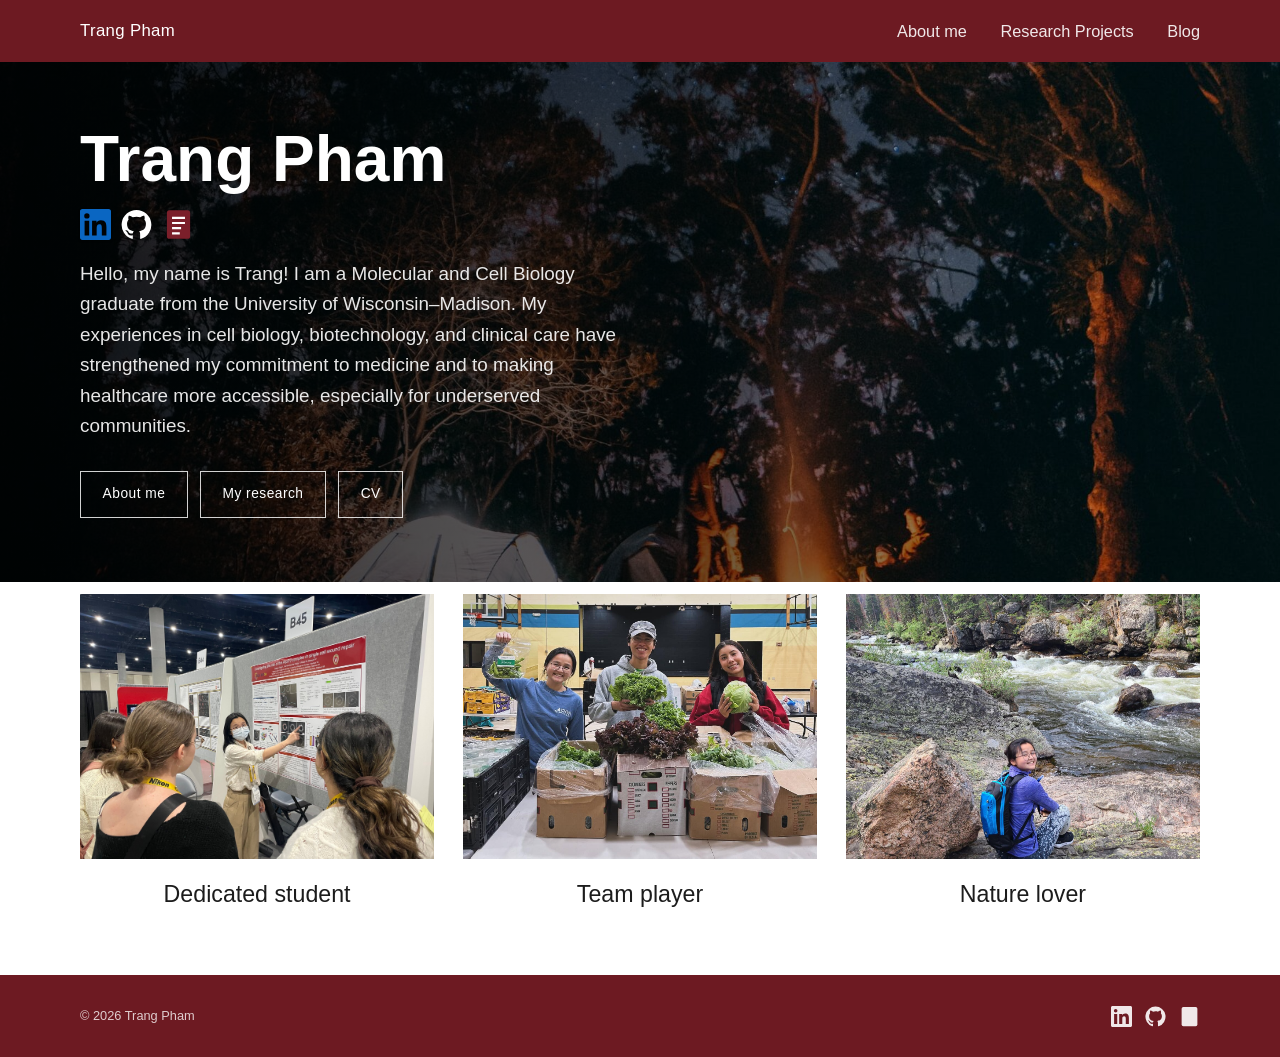
<file: index.html>
<!doctype html><html lang="en"><head><meta charset="utf-8"><meta name="viewport" content="width=device-width,initial-scale=1"><title>Trang Pham | Molecular and Cell Biology Researcher</title><meta name="description" content="Trang Pham is a University of Wisconsin–Madison Molecular and Cell Biology graduate with experience in cell biology, biotechnology, clinical care, and accessible healthcare."><link rel="canonical" href="https://trang-th-pham.github.io/"><link rel="stylesheet" href="assets/css/styles.css?v=20260906-3"><script src="assets/js/main.js" defer></script></head><body>
<a class="skip-link" href="#main">Skip to content</a><header class="site-header"><nav class="nav shell" aria-label="Primary navigation"><a class="brand" href="./">Trang Pham</a><button class="menu-button" type="button" aria-expanded="false" aria-controls="site-menu">Menu</button><ul class="site-menu" id="site-menu"><li><a href="about/">About me</a></li><li class="has-submenu"><a href="research/">Research Projects</a><button class="submenu-button" type="button" aria-label="Show research projects" aria-expanded="false">⌄</button><ul class="submenu"><li><a href="research/wound-healing/">Wound Healing</a></li><li><a href="research/nanovial-technology/">Nanovial Technology</a></li><li><a href="research/hypertension/">Hypertension Treatments</a></li></ul></li><li><a href="blog/">Blog</a></li></ul></nav></header>
<main id="main"><section class="home-hero trang-hero"><div class="hero-overlay"></div><div class="hero-content shell"><h1>Trang Pham</h1><div class="hero-socials"><a href="https://www.linkedin.com/in/trangthpham/" aria-label="LinkedIn" title="LinkedIn"><img src="assets/icons/linkedin.svg" alt=""></a><a href="https://github.com/ttpham2002" aria-label="GitHub" title="GitHub"><img src="assets/icons/github.svg" alt=""></a><a href="assets/docs/Trang_Pham_CV_October_2026.pdf" aria-label="CV" title="CV"><img src="assets/icons/cv.svg" alt=""></a></div><p class="hero-bio">Hello, my name is Trang! I am a Molecular and Cell Biology graduate from the University of Wisconsin–Madison. My experiences in cell biology, biotechnology, and clinical care have strengthened my commitment to medicine and to making healthcare more accessible, especially for underserved communities.</p><div class="button-row"><a class="button light" href="about/">About me</a><a class="button light" href="research/">My research</a><a class="button light" href="assets/docs/Trang_Pham_CV_October_2026.pdf">CV</a></div></div></section><section class="home-cards shell" aria-label="Highlights"><article class="home-card"><img src="assets/images/trang/home-student.jpg" alt="Trang presenting her wound-healing research at ASCB"><h2>Dedicated student</h2></article><article class="home-card"><img src="assets/images/trang/home-team.jpeg" alt="Trang volunteering with a community food pantry team"><h2>Team player</h2></article><article class="home-card"><img src="assets/images/trang/home-nature.jpg" alt="Trang hiking beside a mountain river"><h2>Nature lover</h2></article></section></main>
<footer><div class="shell footer-inner"><span>© <span data-year></span> Trang Pham</span><div class="footer-socials"><a href="https://www.linkedin.com/in/trangthpham/" aria-label="LinkedIn" title="LinkedIn"><img src="assets/icons/linkedin.svg" alt=""></a><a href="https://github.com/ttpham2002" aria-label="GitHub" title="GitHub"><img src="assets/icons/github.svg" alt=""></a><a href="assets/docs/Trang_Pham_CV_October_2026.pdf" aria-label="CV" title="CV"><img src="assets/icons/cv.svg" alt=""></a></div></div></footer></body></html>
</file>
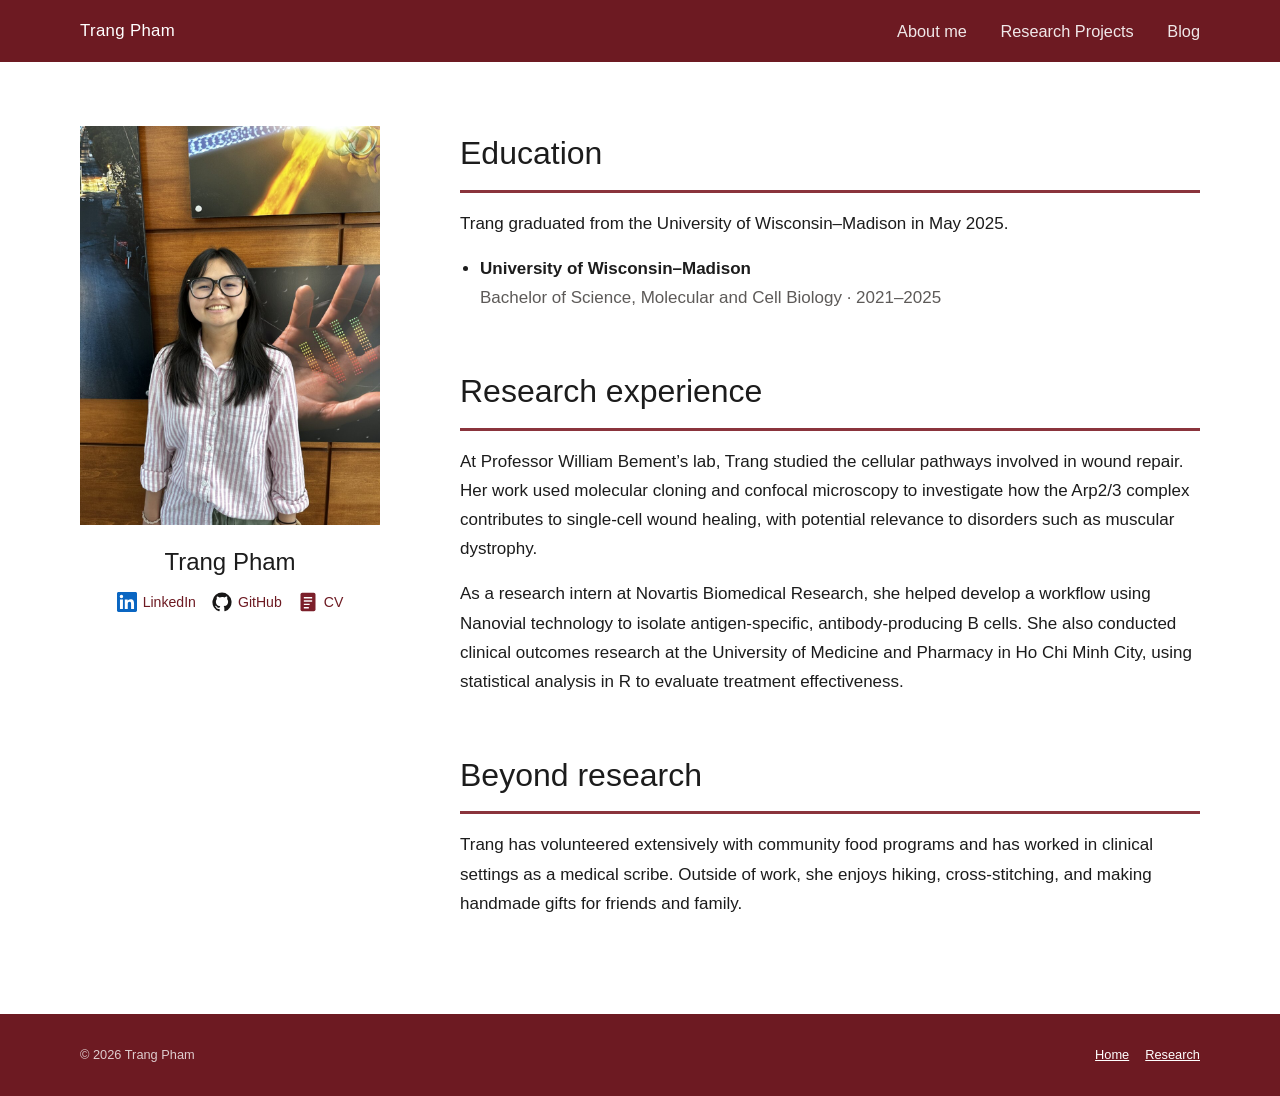
<file: about/index.html>
<!doctype html><html lang="en"><head><meta charset="utf-8"><meta name="viewport" content="width=device-width,initial-scale=1"><title>About Trang Pham | Molecular and Cell Biology</title><meta name="description" content="Learn about Trang Pham, a UW–Madison Molecular and Cell Biology graduate with experience in cell biology, biotechnology, clinical care, and community service."><link rel="canonical" href="https://trang-th-pham.github.io/about/"><link rel="stylesheet" href="../assets/css/styles.css?v=20260906-2"><script src="../assets/js/main.js" defer></script></head><body>
<a class="skip-link" href="#main">Skip to content</a><header class="site-header"><nav class="nav shell" aria-label="Primary navigation"><a class="brand" href="../">Trang Pham</a><button class="menu-button" type="button" aria-expanded="false" aria-controls="site-menu">Menu</button><ul class="site-menu" id="site-menu"><li><a href="./" aria-current="page">About me</a></li><li class="has-submenu"><a href="../research/">Research Projects</a><button class="submenu-button" type="button" aria-label="Show research projects" aria-expanded="false">⌄</button><ul class="submenu"><li><a href="../research/wound-healing/">Wound Healing</a></li><li><a href="../research/nanovial-technology/">Nanovial Technology</a></li><li><a href="../research/hypertension/">Hypertension Treatments</a></li></ul></li><li><a href="../blog/">Blog</a></li></ul></nav></header>
<main id="main"><section class="section shell about-layout"><aside class="profile-panel"><img src="../assets/images/trang/profile.jpg" alt="Portrait of Trang Pham"><h2>Trang Pham</h2><div class="profile-links"><a href="https://www.linkedin.com/in/trangthpham/"><img src="../assets/icons/linkedin.svg" alt="">LinkedIn</a><a href="https://github.com/ttpham2002"><img src="../assets/icons/github.svg" alt="">GitHub</a><a href="../assets/docs/Trang_Pham_CV_October_2026.pdf"><img src="../assets/icons/cv.svg" alt="">CV</a></div></aside><div><section class="content-block"><h2>Education</h2><p>Trang graduated from the University of Wisconsin–Madison in May 2025.</p><ul class="education-list"><li><strong>University of Wisconsin–Madison</strong><br><span class="muted">Bachelor of Science, Molecular and Cell Biology · 2021–2025</span></li></ul></section><section class="content-block"><h2>Research experience</h2><p>At Professor William Bement’s lab, Trang studied the cellular pathways involved in wound repair. Her work used molecular cloning and confocal microscopy to investigate how the Arp2/3 complex contributes to single-cell wound healing, with potential relevance to disorders such as muscular dystrophy.</p><p>As a research intern at Novartis Biomedical Research, she helped develop a workflow using Nanovial technology to isolate antigen-specific, antibody-producing B cells. She also conducted clinical outcomes research at the University of Medicine and Pharmacy in Ho Chi Minh City, using statistical analysis in R to evaluate treatment effectiveness.</p></section><section class="content-block"><h2>Beyond research</h2><p>Trang has volunteered extensively with community food programs and has worked in clinical settings as a medical scribe. Outside of work, she enjoys hiking, cross-stitching, and making handmade gifts for friends and family.</p></section></div></section></main>
<footer><div class="shell footer-inner"><span>© <span data-year></span> Trang Pham</span><div><a href="../">Home</a><a href="../research/">Research</a></div></div></footer></body></html>
</file>
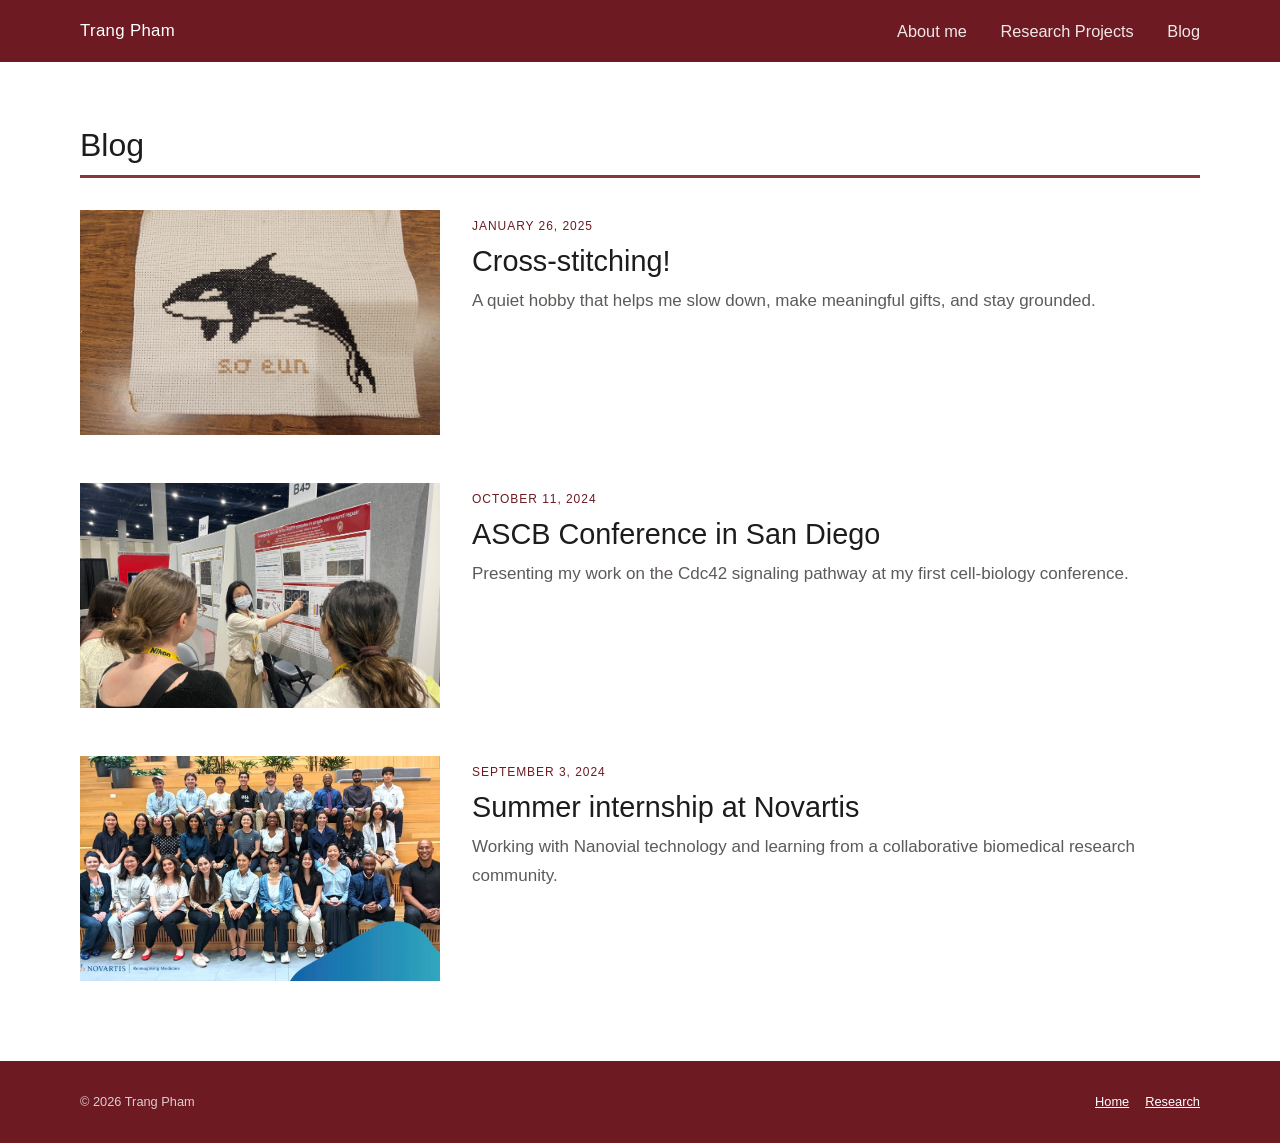
<file: blog/index.html>
<!doctype html><html lang="en"><head><meta charset="utf-8"><meta name="viewport" content="width=device-width,initial-scale=1"><title>Blog | Research and Life | Trang Pham</title><meta name="description" content="Updates from Trang Pham about cell biology research, the ASCB conference, a Novartis internship, and life beyond the laboratory."><link rel="canonical" href="https://trang-th-pham.github.io/blog/"><link rel="stylesheet" href="../assets/css/styles.css?v=20260906-2"><script src="../assets/js/main.js" defer></script></head><body>
<a class="skip-link" href="#main">Skip to content</a><header class="site-header"><nav class="nav shell"><a class="brand" href="../">Trang Pham</a><button class="menu-button" type="button" aria-expanded="false" aria-controls="site-menu">Menu</button><ul class="site-menu" id="site-menu"><li><a href="../about/">About me</a></li><li><a href="../research/">Research Projects</a></li><li><a href="./" aria-current="page">Blog</a></li></ul></nav></header>
<main id="main"><section class="section shell"><h1 class="section-title">Blog</h1><div class="blog-list"><a class="post-card" href="cross-stitching/"><img src="../assets/images/trang/blog-cross-stitch.jpg" alt="A cross-stitch piece made by Trang"><div><time datetime="2025-01-26">January 26, 2025</time><h2>Cross-stitching!</h2><p>A quiet hobby that helps me slow down, make meaningful gifts, and stay grounded.</p></div></a><a class="post-card" href="ascb-2024/"><img src="../assets/images/trang/home-student.jpg" alt="Trang presenting her research poster at ASCB"><div><time datetime="2024-10-11">October 11, 2024</time><h2>ASCB Conference in San Diego</h2><p>Presenting my work on the Cdc42 signaling pathway at my first cell-biology conference.</p></div></a><a class="post-card" href="novartis-internship/"><img src="../assets/images/trang/blog-novartis.jpg" alt="Trang with fellow Novartis interns"><div><time datetime="2024-09-03">September 3, 2024</time><h2>Summer internship at Novartis</h2><p>Working with Nanovial technology and learning from a collaborative biomedical research community.</p></div></a></div></section></main><footer><div class="shell footer-inner"><span>© <span data-year></span> Trang Pham</span><div><a href="../">Home</a><a href="../research/">Research</a></div></div></footer></body></html>
</file>
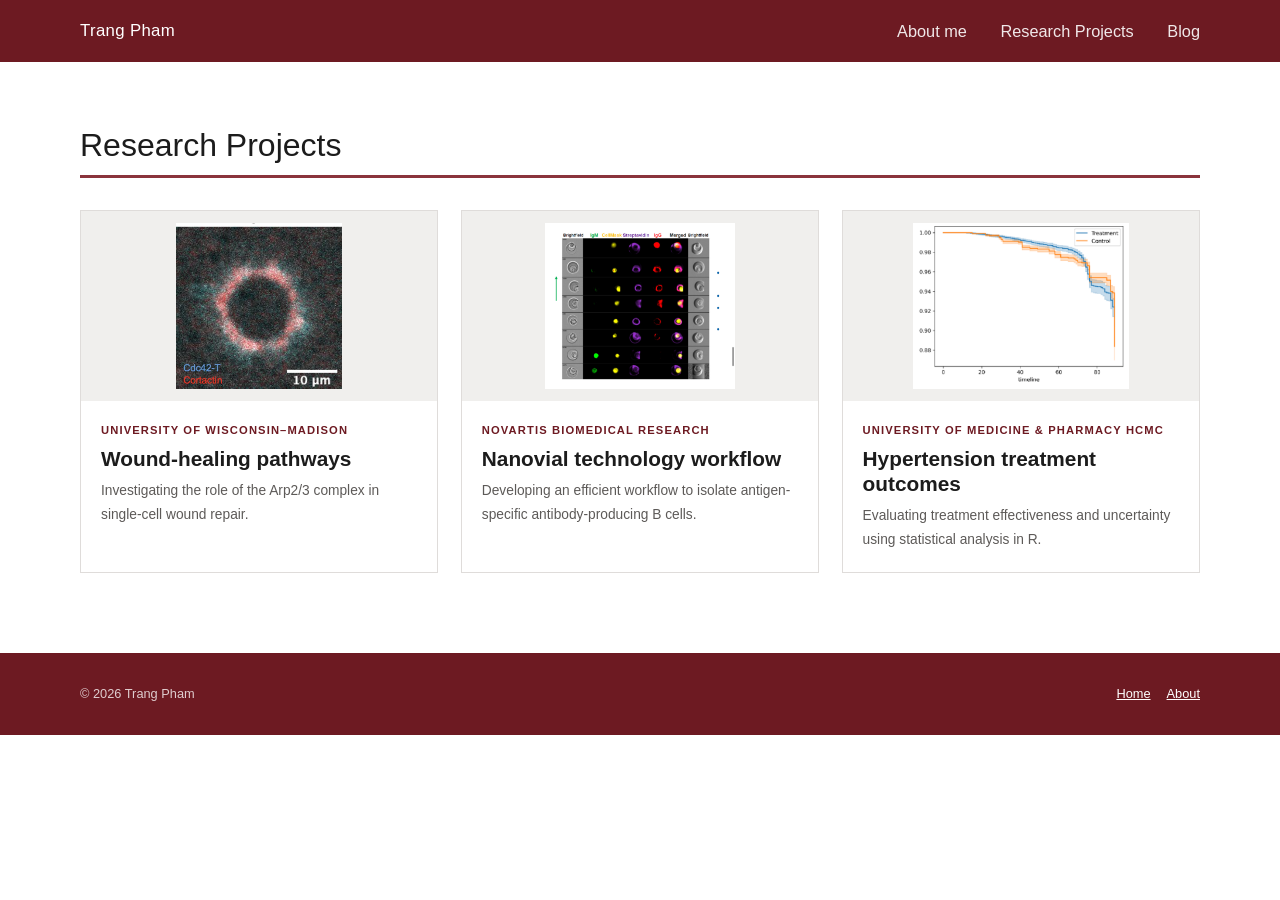
<file: research/index.html>
<!doctype html><html lang="en"><head><meta charset="utf-8"><meta name="viewport" content="width=device-width,initial-scale=1"><title>Cell Biology Research Projects | Trang Pham</title><meta name="description" content="Explore Trang Pham’s research in single-cell wound healing, Arp2/3 signaling, Nanovial technology, B-cell biology, and hypertension treatment outcomes."><link rel="canonical" href="https://trang-th-pham.github.io/research/"><link rel="stylesheet" href="../assets/css/styles.css?v=20260906-2"><script src="../assets/js/main.js" defer></script></head><body>
<a class="skip-link" href="#main">Skip to content</a><header class="site-header"><nav class="nav shell" aria-label="Primary navigation"><a class="brand" href="../">Trang Pham</a><button class="menu-button" type="button" aria-expanded="false" aria-controls="site-menu">Menu</button><ul class="site-menu" id="site-menu"><li><a href="../about/">About me</a></li><li class="has-submenu"><a href="./" aria-current="page">Research Projects</a><button class="submenu-button" type="button" aria-label="Show research projects" aria-expanded="false">⌄</button><ul class="submenu"><li><a href="wound-healing/">Wound Healing</a></li><li><a href="nanovial-technology/">Nanovial Technology</a></li><li><a href="hypertension/">Hypertension Treatments</a></li></ul></li><li><a href="../blog/">Blog</a></li></ul></nav></header>
<main id="main"><section class="section shell"><h1 class="section-title">Research Projects</h1><div class="project-grid"><a class="project-card contain" href="wound-healing/"><img src="../assets/images/trang/wound-card.jpg" alt="Confocal microscopy image of proteins surrounding a single-cell wound"><div class="project-card-copy"><p class="institution">University of Wisconsin–Madison</p><h2>Wound-healing pathways</h2><p>Investigating the role of the Arp2/3 complex in single-cell wound repair.</p></div></a><a class="project-card contain" href="nanovial-technology/"><img src="../assets/images/trang/nanovial-card.jpg" alt="Fluorescence images from a Nanovial workflow"><div class="project-card-copy"><p class="institution">Novartis Biomedical Research</p><h2>Nanovial technology workflow</h2><p>Developing an efficient workflow to isolate antigen-specific antibody-producing B cells.</p></div></a><a class="project-card contain" href="hypertension/"><img src="../assets/images/trang/hypertension-card.png" alt="Kaplan–Meier treatment and control curves"><div class="project-card-copy"><p class="institution">University of Medicine &amp; Pharmacy HCMC</p><h2>Hypertension treatment outcomes</h2><p>Evaluating treatment effectiveness and uncertainty using statistical analysis in R.</p></div></a></div></section></main>
<footer><div class="shell footer-inner"><span>© <span data-year></span> Trang Pham</span><div><a href="../">Home</a><a href="../about/">About</a></div></div></footer></body></html>
</file>
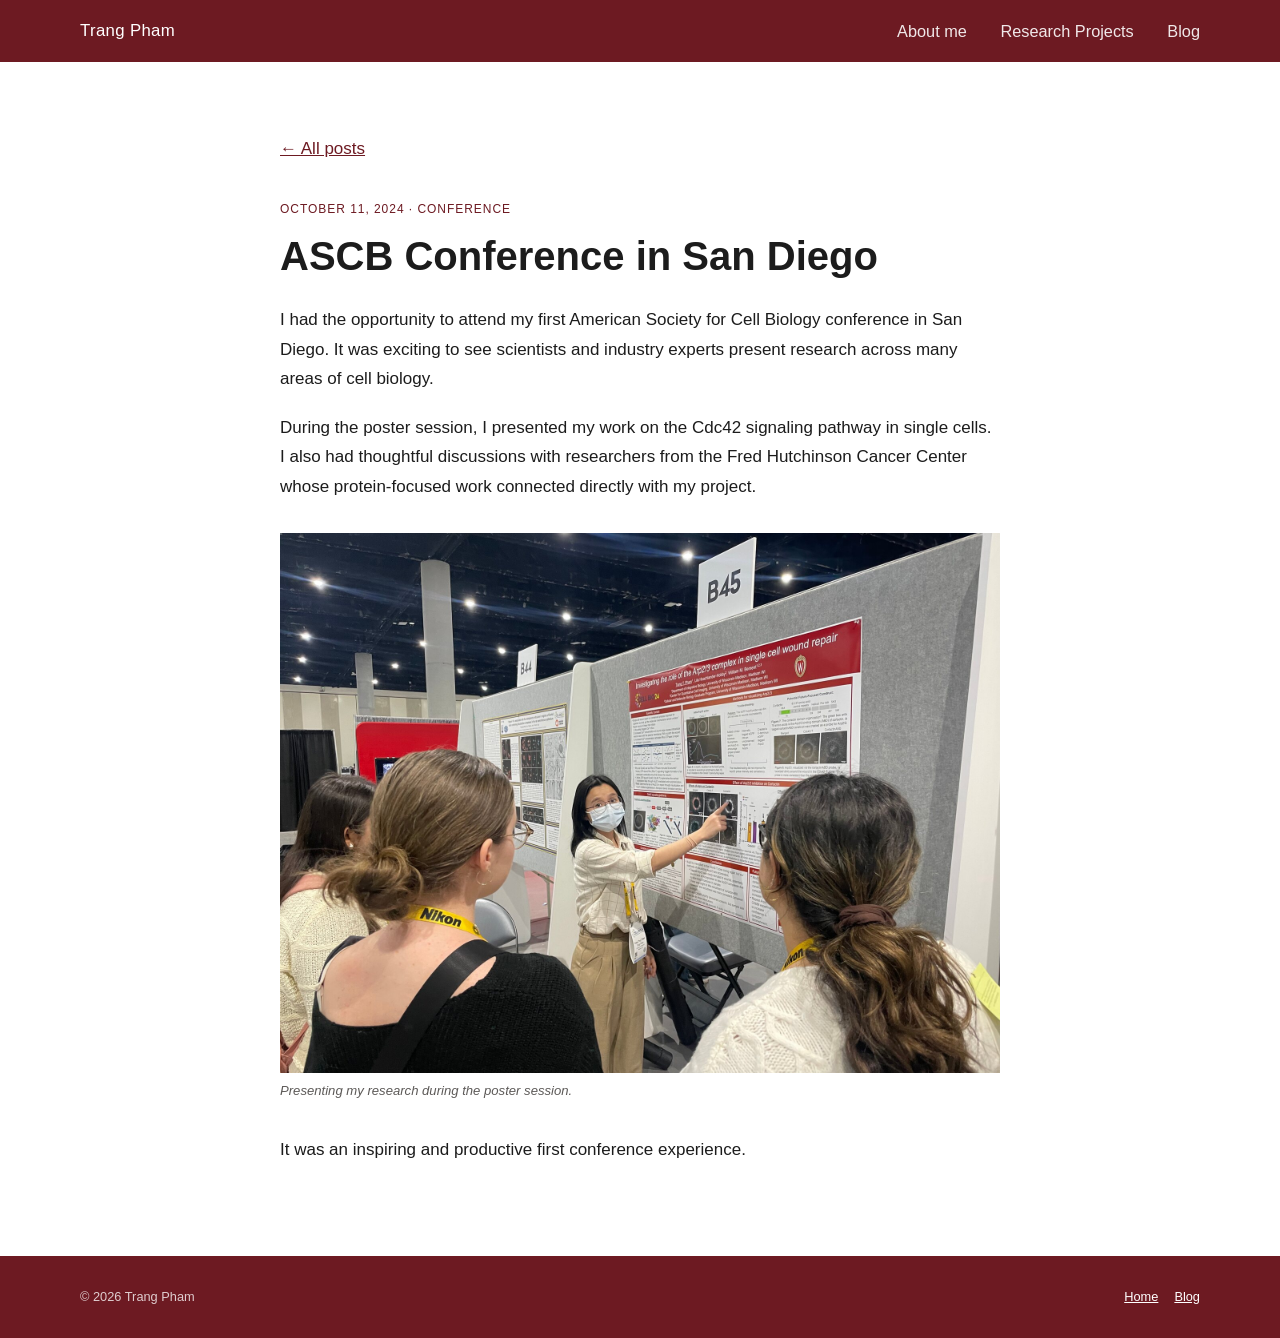
<file: blog/ascb-2024/index.html>
<!doctype html><html lang="en"><head><meta charset="utf-8"><meta name="viewport" content="width=device-width,initial-scale=1"><title>ASCB 2024 Cell Biology Conference | Trang Pham</title><meta name="description" content="Trang Pham reflects on presenting her Cdc42 single-cell wound-healing research at the 2024 American Society for Cell Biology conference in San Diego."><link rel="canonical" href="https://trang-th-pham.github.io/blog/ascb-2024/"><link rel="stylesheet" href="../../assets/css/styles.css?v=20260906-2"><script src="../../assets/js/main.js" defer></script></head><body><header class="site-header"><nav class="nav shell"><a class="brand" href="../../">Trang Pham</a><button class="menu-button" type="button" aria-expanded="false" aria-controls="site-menu">Menu</button><ul class="site-menu" id="site-menu"><li><a href="../../about/">About me</a></li><li><a href="../../research/">Research Projects</a></li><li><a href="../">Blog</a></li></ul></nav></header><main class="post-layout"><a class="back-link" href="../">← All posts</a><p class="post-meta">October 11, 2024 · Conference</p><h1>ASCB Conference in San Diego</h1><article class="post-body"><p>I had the opportunity to attend my first American Society for Cell Biology conference in San Diego. It was exciting to see scientists and industry experts present research across many areas of cell biology.</p><p>During the poster session, I presented my work on the Cdc42 signaling pathway in single cells. I also had thoughtful discussions with researchers from the Fred Hutchinson Cancer Center whose protein-focused work connected directly with my project.</p><figure><img src="../../assets/images/trang/home-student.jpg" alt="Trang presenting her poster at the ASCB conference"><figcaption>Presenting my research during the poster session.</figcaption></figure><p>It was an inspiring and productive first conference experience.</p></article></main><footer><div class="shell footer-inner"><span>© <span data-year></span> Trang Pham</span><div><a href="../../">Home</a><a href="../">Blog</a></div></div></footer></body></html>
</file>
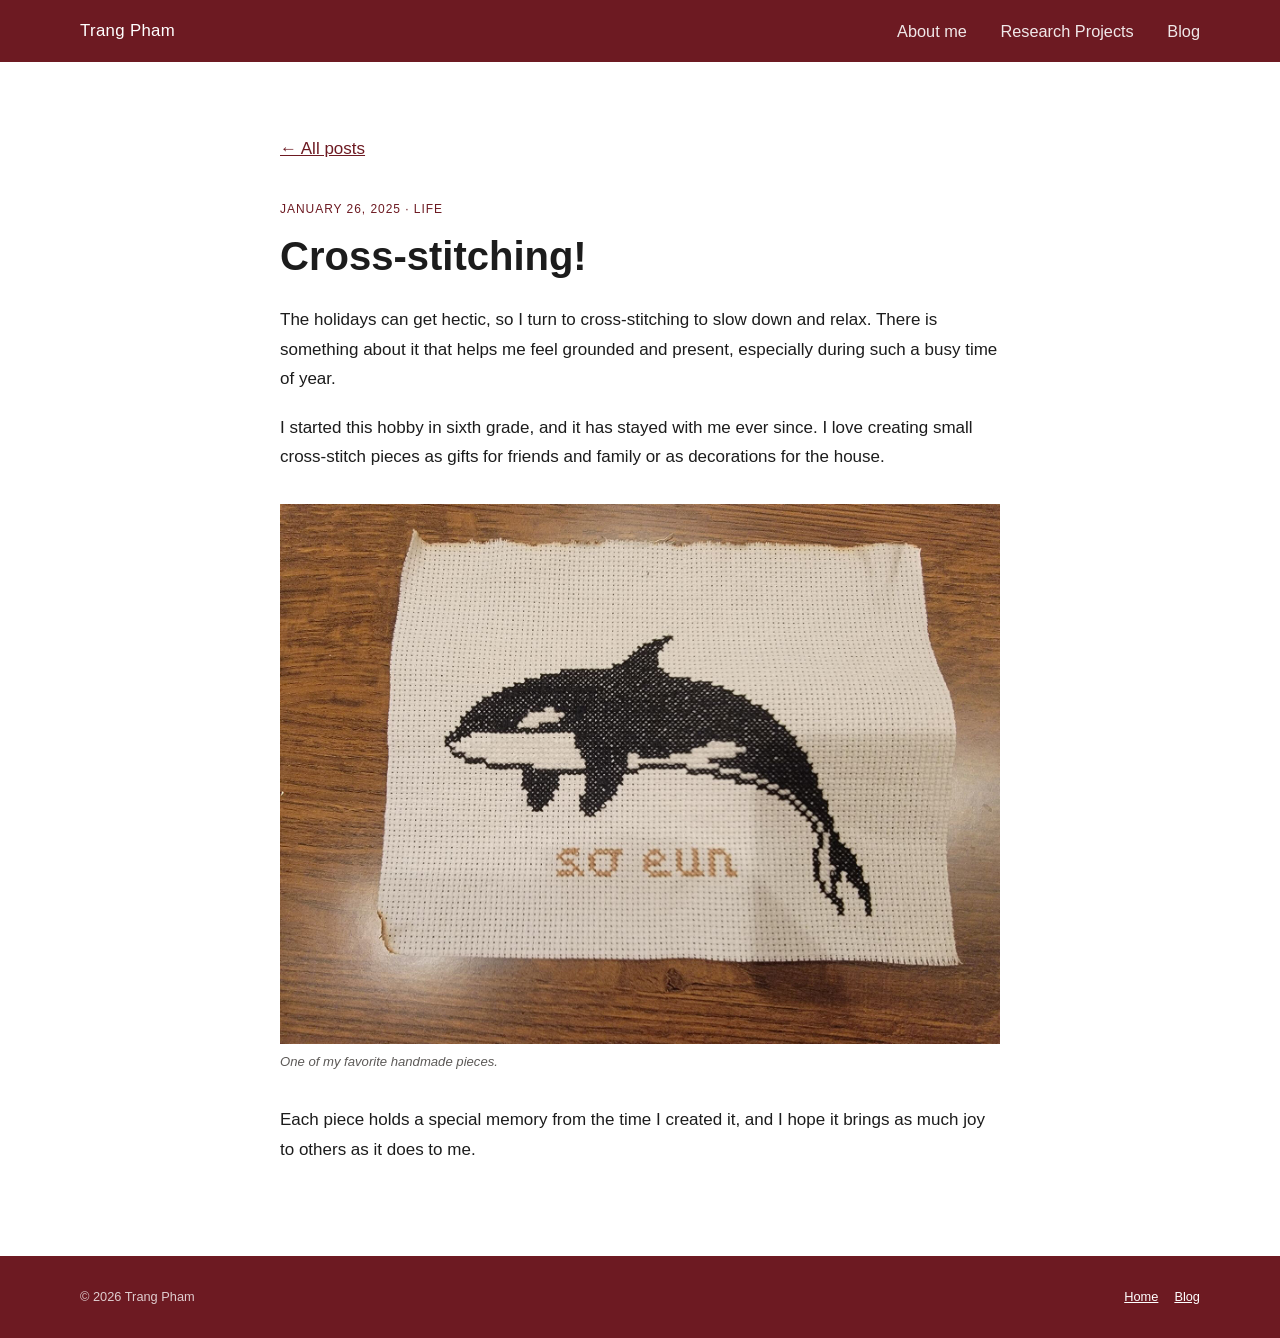
<file: blog/cross-stitching/index.html>
<!doctype html><html lang="en"><head><meta charset="utf-8"><meta name="viewport" content="width=device-width,initial-scale=1"><title>Cross-Stitching and Life Beyond Research | Trang Pham</title><meta name="description" content="Trang Pham shares how cross-stitching provides a creative, grounding hobby and a meaningful way to make handmade gifts for friends and family."><link rel="canonical" href="https://trang-th-pham.github.io/blog/cross-stitching/"><link rel="stylesheet" href="../../assets/css/styles.css?v=20260906-2"><script src="../../assets/js/main.js" defer></script></head><body><header class="site-header"><nav class="nav shell"><a class="brand" href="../../">Trang Pham</a><button class="menu-button" type="button" aria-expanded="false" aria-controls="site-menu">Menu</button><ul class="site-menu" id="site-menu"><li><a href="../../about/">About me</a></li><li><a href="../../research/">Research Projects</a></li><li><a href="../">Blog</a></li></ul></nav></header><main class="post-layout"><a class="back-link" href="../">← All posts</a><p class="post-meta">January 26, 2025 · Life</p><h1>Cross-stitching!</h1><article class="post-body"><p>The holidays can get hectic, so I turn to cross-stitching to slow down and relax. There is something about it that helps me feel grounded and present, especially during such a busy time of year.</p><p>I started this hobby in sixth grade, and it has stayed with me ever since. I love creating small cross-stitch pieces as gifts for friends and family or as decorations for the house.</p><figure><img src="../../assets/images/trang/blog-cross-stitch.jpg" alt="One of Trang's cross-stitch pieces"><figcaption>One of my favorite handmade pieces.</figcaption></figure><p>Each piece holds a special memory from the time I created it, and I hope it brings as much joy to others as it does to me.</p></article></main><footer><div class="shell footer-inner"><span>© <span data-year></span> Trang Pham</span><div><a href="../../">Home</a><a href="../">Blog</a></div></div></footer></body></html>
</file>
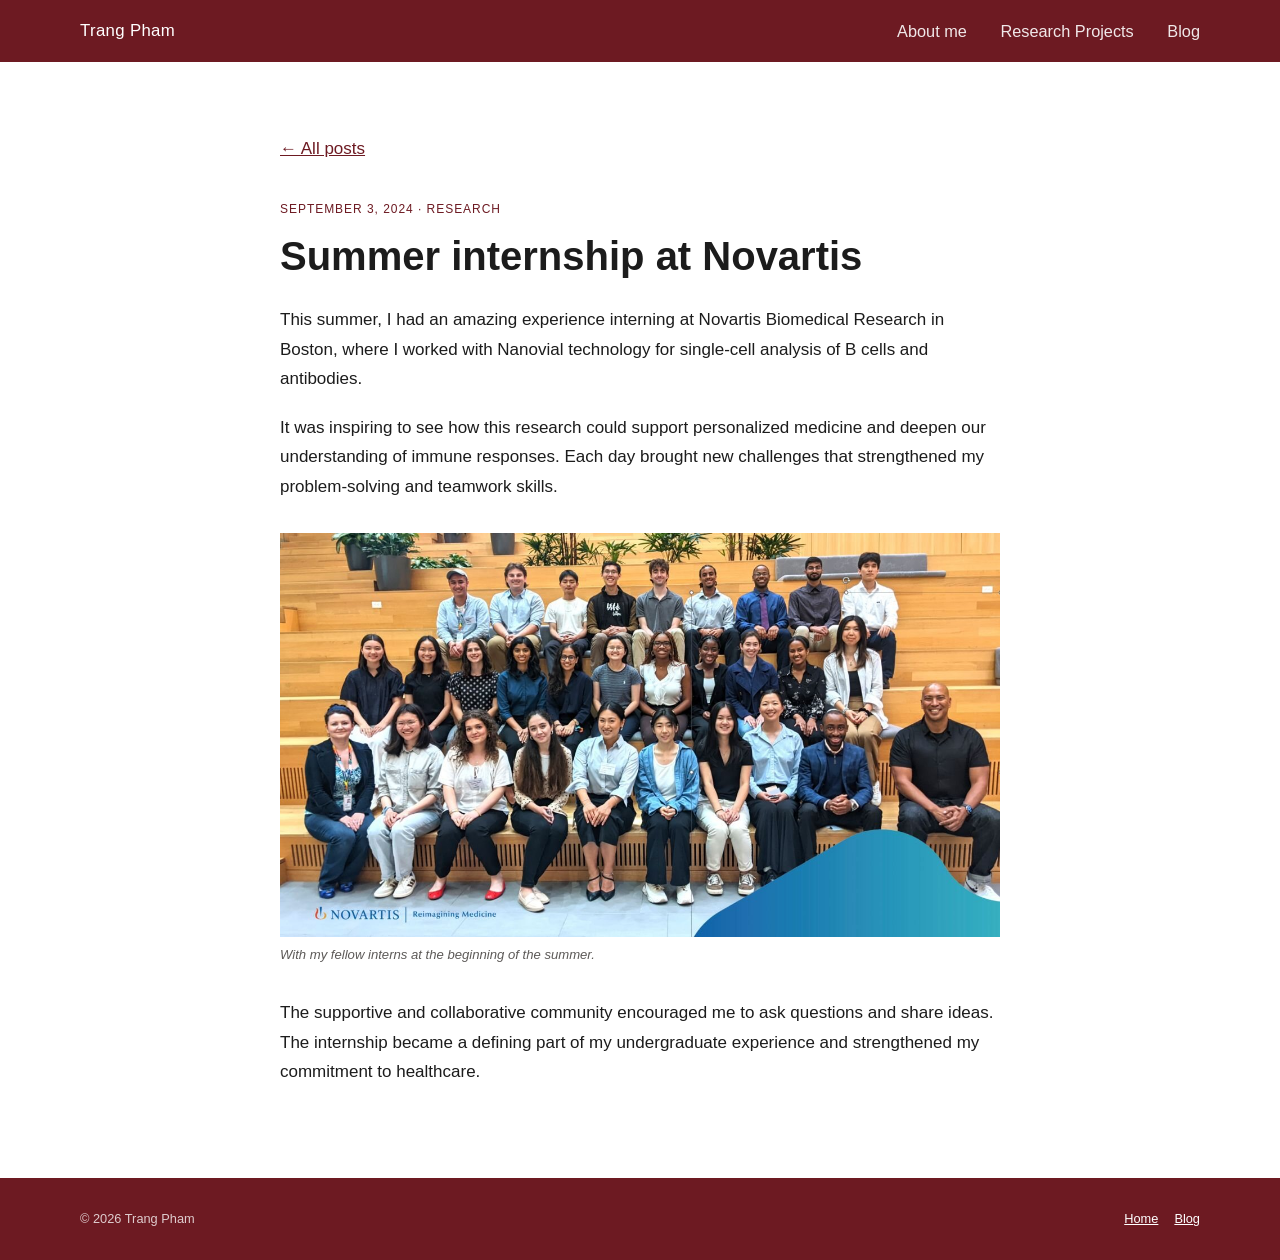
<file: blog/novartis-internship/index.html>
<!doctype html><html lang="en"><head><meta charset="utf-8"><meta name="viewport" content="width=device-width,initial-scale=1"><title>Novartis Nanovial Research Internship | Trang Pham</title><meta name="description" content="Trang Pham reflects on her Novartis Biomedical Research internship studying Nanovial technology, B cells, antibodies, and single-cell analysis."><link rel="canonical" href="https://trang-th-pham.github.io/blog/novartis-internship/"><link rel="stylesheet" href="../../assets/css/styles.css?v=20260906-2"><script src="../../assets/js/main.js" defer></script></head><body><header class="site-header"><nav class="nav shell"><a class="brand" href="../../">Trang Pham</a><button class="menu-button" type="button" aria-expanded="false" aria-controls="site-menu">Menu</button><ul class="site-menu" id="site-menu"><li><a href="../../about/">About me</a></li><li><a href="../../research/">Research Projects</a></li><li><a href="../">Blog</a></li></ul></nav></header><main class="post-layout"><a class="back-link" href="../">← All posts</a><p class="post-meta">September 3, 2024 · Research</p><h1>Summer internship at Novartis</h1><article class="post-body"><p>This summer, I had an amazing experience interning at Novartis Biomedical Research in Boston, where I worked with Nanovial technology for single-cell analysis of B cells and antibodies.</p><p>It was inspiring to see how this research could support personalized medicine and deepen our understanding of immune responses. Each day brought new challenges that strengthened my problem-solving and teamwork skills.</p><figure><img src="../../assets/images/trang/blog-novartis.jpg" alt="Trang with fellow Novartis interns"><figcaption>With my fellow interns at the beginning of the summer.</figcaption></figure><p>The supportive and collaborative community encouraged me to ask questions and share ideas. The internship became a defining part of my undergraduate experience and strengthened my commitment to healthcare.</p></article></main><footer><div class="shell footer-inner"><span>© <span data-year></span> Trang Pham</span><div><a href="../../">Home</a><a href="../">Blog</a></div></div></footer></body></html>
</file>
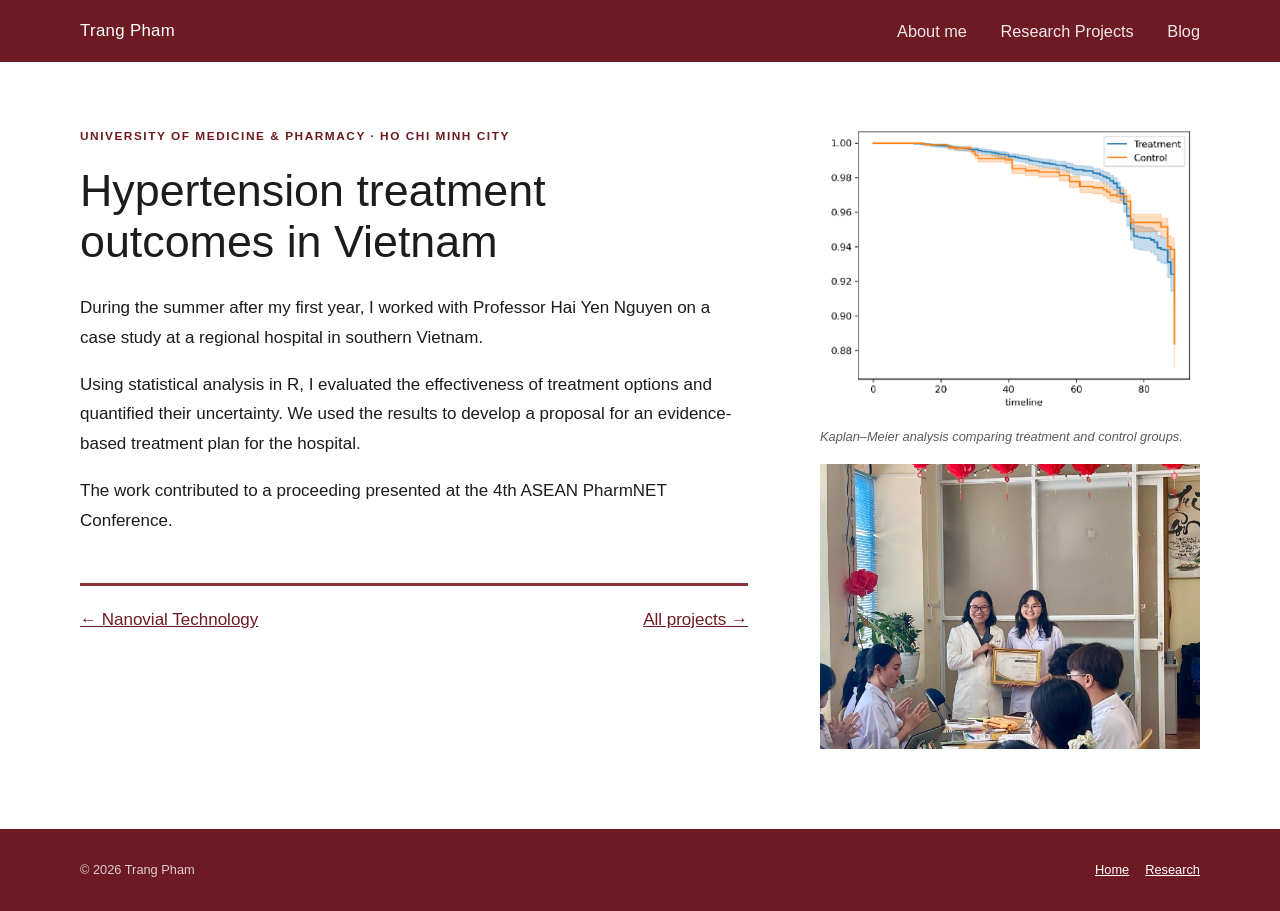
<file: research/hypertension/index.html>
<!doctype html><html lang="en"><head><meta charset="utf-8"><meta name="viewport" content="width=device-width,initial-scale=1"><title>Hypertension Treatment Outcomes in Vietnam | Trang Pham</title><meta name="description" content="Trang Pham’s clinical outcomes research using R and Kaplan–Meier analysis to evaluate hypertension treatments at a hospital in southern Vietnam."><link rel="canonical" href="https://trang-th-pham.github.io/research/hypertension/"><link rel="stylesheet" href="../../assets/css/styles.css?v=20260906-2"><script src="../../assets/js/main.js" defer></script></head><body><header class="site-header"><nav class="nav shell"><a class="brand" href="../../">Trang Pham</a><button class="menu-button" type="button" aria-expanded="false" aria-controls="site-menu">Menu</button><ul class="site-menu" id="site-menu"><li><a href="../../about/">About me</a></li><li><a href="../">Research Projects</a></li><li><a href="../../blog/">Blog</a></li></ul></nav></header><main class="section shell project-layout"><article class="project-copy"><p class="eyebrow">University of Medicine &amp; Pharmacy · Ho Chi Minh City</p><h1>Hypertension treatment outcomes in Vietnam</h1><p>During the summer after my first year, I worked with Professor Hai Yen Nguyen on a case study at a regional hospital in southern Vietnam.</p><p>Using statistical analysis in R, I evaluated the effectiveness of treatment options and quantified their uncertainty. We used the results to develop a proposal for an evidence-based treatment plan for the hospital.</p><p>The work contributed to a proceeding presented at the 4th ASEAN PharmNET Conference.</p><nav class="project-nav"><a href="../nanovial-technology/">← Nanovial Technology</a><a href="../">All projects →</a></nav></article><aside class="project-sidebar"><figure><img src="../../assets/images/trang/hypertension-card.png" alt="Kaplan–Meier treatment and control curves"><figcaption>Kaplan–Meier analysis comparing treatment and control groups.</figcaption></figure><figure><img src="../../assets/images/trang/hypertension-detail.jpg" alt="Trang during her research experience in Vietnam"></figure></aside></main><footer><div class="shell footer-inner"><span>© <span data-year></span> Trang Pham</span><div><a href="../../">Home</a><a href="../">Research</a></div></div></footer></body></html>
</file>
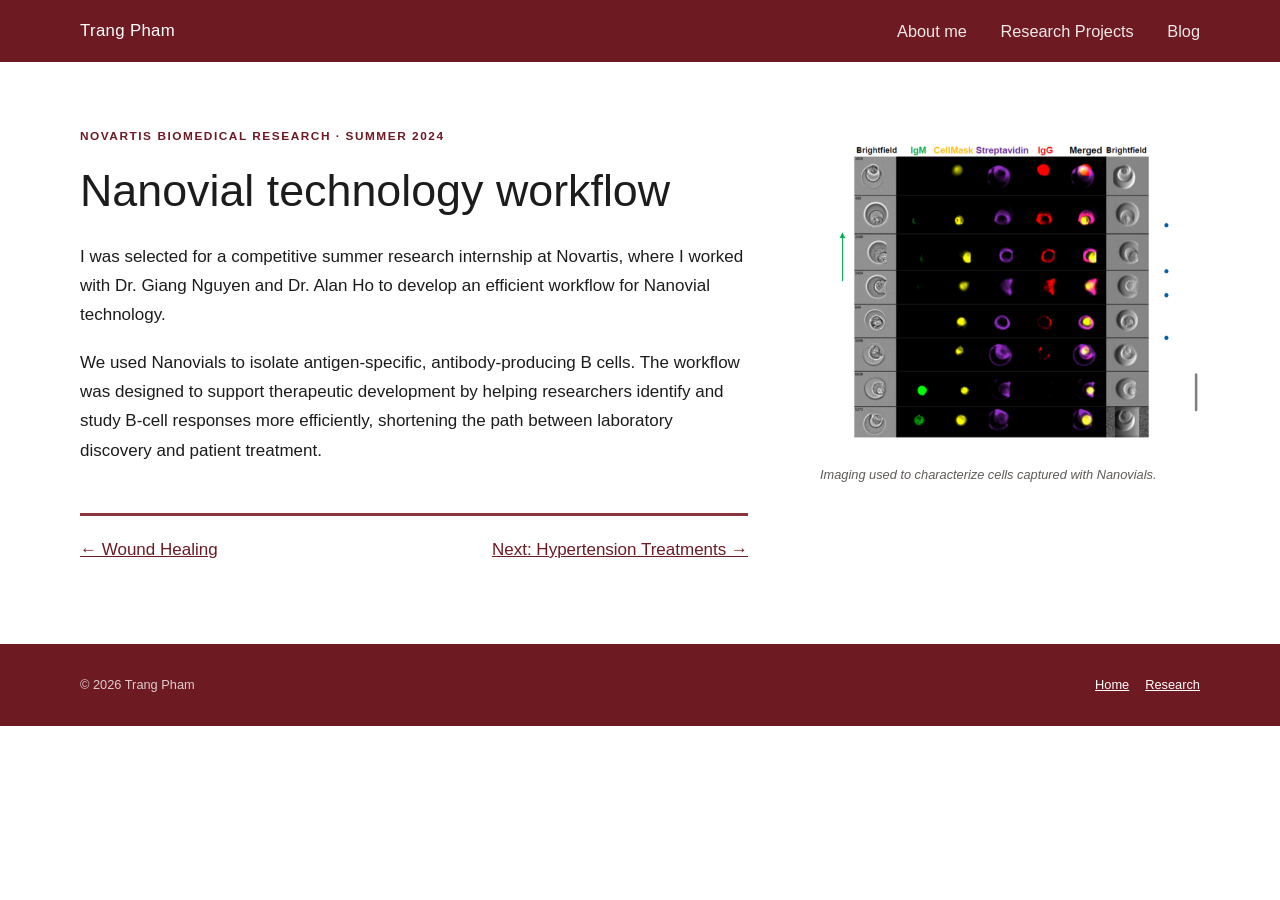
<file: research/nanovial-technology/index.html>
<!doctype html><html lang="en"><head><meta charset="utf-8"><meta name="viewport" content="width=device-width,initial-scale=1"><title>Nanovial Technology and B-Cell Research | Trang Pham</title><meta name="description" content="Trang Pham’s Novartis Biomedical Research internship developing a Nanovial workflow to isolate antigen-specific, antibody-producing B cells."><link rel="canonical" href="https://trang-th-pham.github.io/research/nanovial-technology/"><link rel="stylesheet" href="../../assets/css/styles.css?v=20260906-2"><script src="../../assets/js/main.js" defer></script></head><body><header class="site-header"><nav class="nav shell"><a class="brand" href="../../">Trang Pham</a><button class="menu-button" type="button" aria-expanded="false" aria-controls="site-menu">Menu</button><ul class="site-menu" id="site-menu"><li><a href="../../about/">About me</a></li><li><a href="../">Research Projects</a></li><li><a href="../../blog/">Blog</a></li></ul></nav></header><main class="section shell project-layout"><article class="project-copy"><p class="eyebrow">Novartis Biomedical Research · Summer 2024</p><h1>Nanovial technology workflow</h1><p>I was selected for a competitive summer research internship at Novartis, where I worked with Dr. Giang Nguyen and Dr. Alan Ho to develop an efficient workflow for Nanovial technology.</p><p>We used Nanovials to isolate antigen-specific, antibody-producing B cells. The workflow was designed to support therapeutic development by helping researchers identify and study B-cell responses more efficiently, shortening the path between laboratory discovery and patient treatment.</p><nav class="project-nav"><a href="../wound-healing/">← Wound Healing</a><a href="../hypertension/">Next: Hypertension Treatments →</a></nav></article><aside class="project-sidebar"><figure><img src="../../assets/images/trang/nanovial-card.jpg" alt="Multichannel fluorescence images from the Nanovial workflow"><figcaption>Imaging used to characterize cells captured with Nanovials.</figcaption></figure></aside></main><footer><div class="shell footer-inner"><span>© <span data-year></span> Trang Pham</span><div><a href="../../">Home</a><a href="../">Research</a></div></div></footer></body></html>
</file>
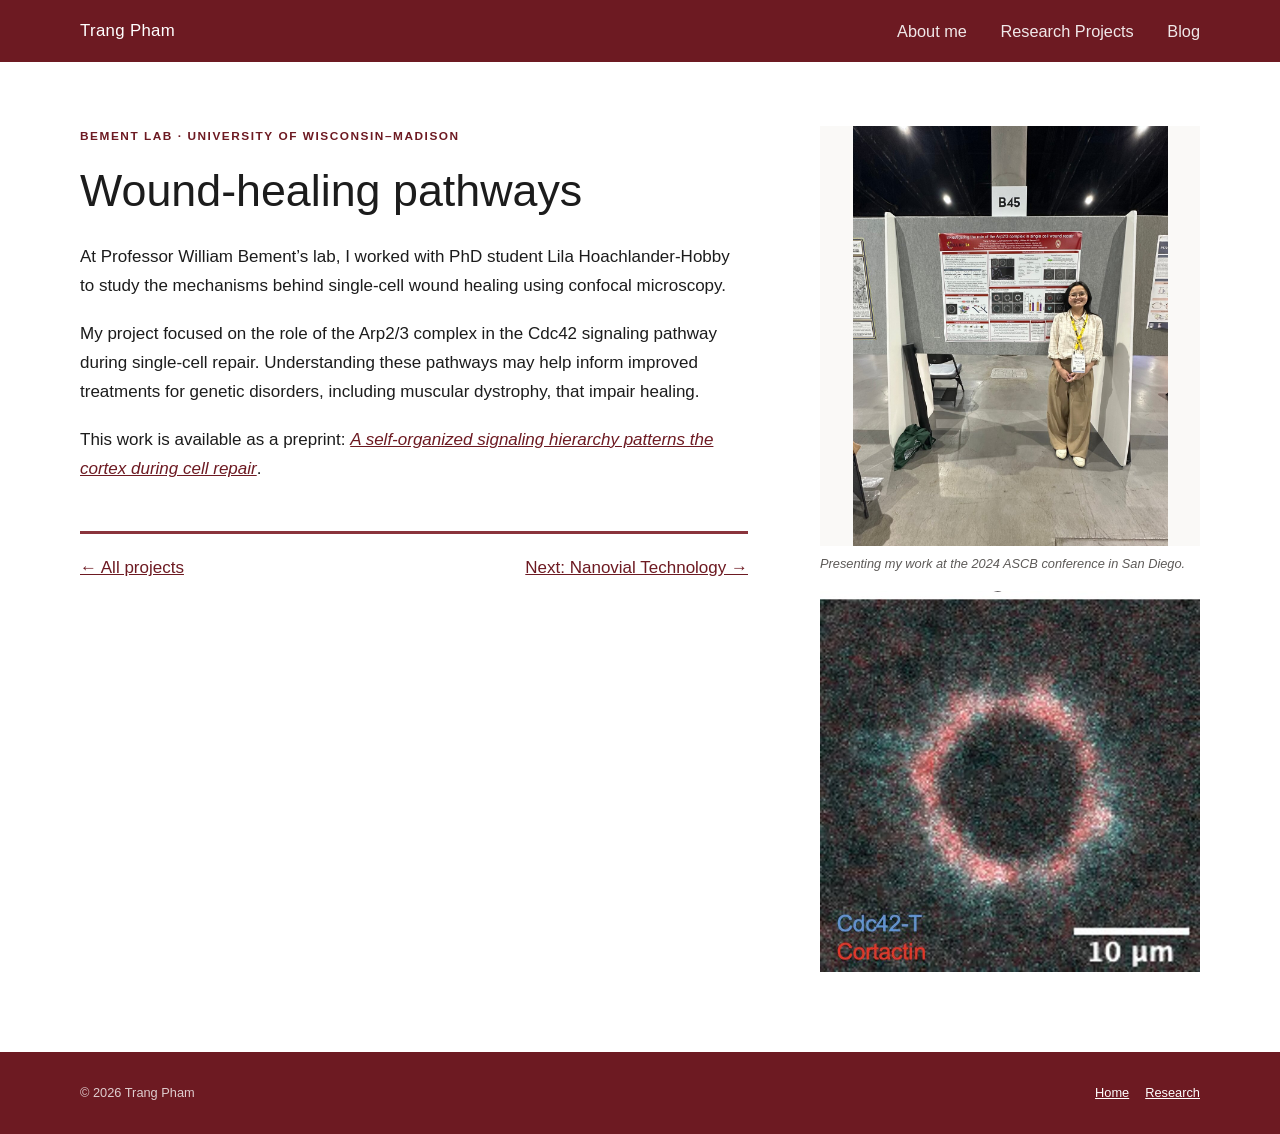
<file: research/wound-healing/index.html>
<!doctype html><html lang="en"><head><meta charset="utf-8"><meta name="viewport" content="width=device-width,initial-scale=1"><title>Single-Cell Wound Healing and Arp2/3 | Trang Pham</title><meta name="description" content="Trang Pham’s UW–Madison research on the Arp2/3 complex, Cdc42 signaling, confocal microscopy, and pathways involved in single-cell wound healing."><link rel="canonical" href="https://trang-th-pham.github.io/research/wound-healing/"><link rel="stylesheet" href="../../assets/css/styles.css?v=20260906-2"><script src="../../assets/js/main.js" defer></script></head><body><header class="site-header"><nav class="nav shell"><a class="brand" href="../../">Trang Pham</a><button class="menu-button" type="button" aria-expanded="false" aria-controls="site-menu">Menu</button><ul class="site-menu" id="site-menu"><li><a href="../../about/">About me</a></li><li><a href="../">Research Projects</a></li><li><a href="../../blog/">Blog</a></li></ul></nav></header><main class="section shell project-layout"><article class="project-copy"><p class="eyebrow">Bement Lab · University of Wisconsin–Madison</p><h1>Wound-healing pathways</h1><p>At Professor William Bement’s lab, I worked with PhD student Lila Hoachlander-Hobby to study the mechanisms behind single-cell wound healing using confocal microscopy.</p><p>My project focused on the role of the Arp2/3 complex in the Cdc42 signaling pathway during single-cell repair. Understanding these pathways may help inform improved treatments for genetic disorders, including muscular dystrophy, that impair healing.</p><p>This work is available as a preprint: <a href="https://www.biorxiv.org/content/10.64898/2026.08.21.746176v2" target="_blank" rel="noopener"><em>A self-organized signaling hierarchy patterns the cortex during cell repair</em></a>.</p><nav class="project-nav"><a href="../">← All projects</a><a href="../nanovial-technology/">Next: Nanovial Technology →</a></nav></article><aside class="project-sidebar"><figure><img src="../../assets/images/trang/wound-detail.jpg" alt="Trang presenting her research poster at the 2024 ASCB conference"><figcaption>Presenting my work at the 2024 ASCB conference in San Diego.</figcaption></figure><figure><img src="../../assets/images/trang/wound-card.jpg" alt="Confocal image showing Cdc42 and cortactin around a cell wound"></figure></aside></main><footer><div class="shell footer-inner"><span>© <span data-year></span> Trang Pham</span><div><a href="../../">Home</a><a href="../">Research</a></div></div></footer></body></html>
</file>
<file: assets/css/styles.css>
:root{--red:#6d1a22;--red-dark:#521319;--red-soft:#f6edef;--ink:#1c1c1c;--muted:#5d5a58;--line:#dfdcda;--paper:#fff;--off:#faf9f7;--serif:"Cormorant Garamond",Georgia,serif;--sans:"Jost",Arial,sans-serif;--nav-h:62px;--max:1120px}
*{box-sizing:border-box}html{scroll-behavior:smooth}body{margin:0;background:var(--paper);color:var(--ink);font-family:var(--sans);font-size:16px;line-height:1.72}img{display:block;max-width:100%}a{color:inherit}.shell{width:min(var(--max),calc(100% - 3rem));margin-inline:auto}.skip-link{position:fixed;z-index:999;top:-5rem;left:1rem;padding:.65rem 1rem;background:#fff;color:var(--red)}.skip-link:focus{top:1rem}
.site-header{position:sticky;z-index:100;top:0;height:var(--nav-h);background:var(--red);color:#fff}.nav{height:100%;display:flex;align-items:center;justify-content:space-between;gap:2rem}.brand{font-size:1rem;text-decoration:none;letter-spacing:.02em}.site-menu{height:100%;display:flex;align-items:center;gap:2.1rem;margin:0;padding:0;list-style:none}.site-menu>li{height:100%;display:flex;align-items:center;position:relative}.site-menu a{text-decoration:none;font-size:.9rem;opacity:.9}.site-menu a:hover,.site-menu a:focus-visible{opacity:1;text-decoration:underline;text-underline-offset:.22rem}.menu-button,.submenu-button{display:none;border:0;background:transparent;color:#fff;cursor:pointer}.submenu{visibility:hidden;position:absolute;top:100%;left:50%;min-width:220px;margin:0;padding:.55rem 0;list-style:none;background:var(--red-dark);box-shadow:0 14px 34px rgba(0,0,0,.2);opacity:0;transform:translate(-50%,-5px);transition:.18s}.submenu a{display:block;padding:.55rem 1rem;white-space:nowrap}.has-submenu:hover .submenu,.has-submenu:focus-within .submenu{visibility:visible;opacity:1;transform:translate(-50%,0)}
.home-hero{position:relative;min-height:540px;color:#fff;background:url('../images/hero.png') center 35%/cover no-repeat}.hero-overlay{position:absolute;inset:0;background:linear-gradient(90deg,rgba(0,0,0,.78),rgba(0,0,0,.52) 50%,rgba(0,0,0,.08))}.hero-content{position:relative;z-index:1;min-height:540px;display:flex;flex-direction:column;justify-content:center;align-items:flex-start;padding-block:4rem}.eyebrow{margin:0 0 .7rem;color:var(--red);font-size:.74rem;font-weight:600;letter-spacing:.13em;text-transform:uppercase}.eyebrow.light{color:#f3d9dd}.hero-content h1{margin:0;font-family:var(--serif);font-size:clamp(3.3rem,7vw,5.7rem);line-height:.92;font-weight:600;letter-spacing:-.025em}.hero-bio{max-width:630px;margin:1.45rem 0 0;color:rgba(255,255,255,.9);font-size:1rem;font-weight:300;line-height:1.75}.button-row{display:flex;flex-wrap:wrap;gap:.75rem;margin-top:1.8rem}.button{display:inline-flex;align-items:center;justify-content:center;padding:.67rem 1.35rem;border:1px solid var(--red);background:var(--red);color:#fff;text-decoration:none;font-size:.86rem;letter-spacing:.035em;transition:.18s}.button:hover{background:var(--red-dark)}.button.light{border-color:rgba(255,255,255,.82);background:transparent}.button.light:hover{background:#fff;color:var(--red)}
.home-cards{display:grid;grid-template-columns:repeat(3,1fr);gap:1.8rem;padding-block:4.5rem 5rem}.home-card{text-align:center}.home-card img{width:100%;aspect-ratio:4/3;object-fit:cover}.home-card h2{margin:1rem 0 .25rem;font-family:var(--serif);font-size:1.45rem;font-weight:500}.home-card p{max-width:290px;margin:0 auto;color:var(--muted);font-size:.9rem}
.page-hero{padding:4.5rem 0 3.2rem;background:var(--off);border-bottom:1px solid var(--line)}.page-hero h1{max-width:850px;margin:0;font-family:var(--serif);font-size:clamp(2.8rem,6vw,4.8rem);line-height:1.04;font-weight:500;letter-spacing:-.025em}.page-hero p:last-child{max-width:690px;margin:1rem 0 0;color:var(--muted);font-size:1.02rem}.section{padding-block:4.5rem}.about-layout{display:grid;grid-template-columns:300px 1fr;gap:5rem;align-items:start}.profile-panel{position:sticky;top:calc(var(--nav-h) + 2rem);text-align:center}.profile-panel img{width:100%;aspect-ratio:1/1;object-fit:cover;object-position:center top}.profile-panel h2{margin:1rem 0 .5rem;font-family:var(--serif);font-size:1.5rem;font-weight:500}.profile-links{display:flex;justify-content:center;flex-wrap:wrap;gap:.8rem}.profile-links a{color:var(--red);font-size:.86rem}.content-block+.content-block{margin-top:3.2rem}.content-block h2{margin:0 0 1rem;padding-bottom:.55rem;border-bottom:1px solid var(--line);font-family:var(--serif);font-size:2rem;font-weight:500}.content-block p{margin:0 0 1rem}.education-list{margin:0;padding-left:1.25rem}.education-list li{margin-bottom:.6rem}.muted{color:var(--muted)}
.project-grid{display:grid;grid-template-columns:repeat(3,1fr);gap:1.4rem}.project-card{border:1px solid var(--line);background:#fff;text-decoration:none;transition:transform .2s,box-shadow .2s}.project-card:hover{transform:translateY(-3px);box-shadow:0 12px 30px rgba(40,20,20,.08)}.project-card img{width:100%;height:190px;object-fit:cover;background:#f0efed}.project-card.contain img{object-fit:contain;padding:.5rem}.project-card-copy{padding:1.25rem}.project-card .institution{margin:0 0 .45rem;color:var(--red);font-size:.7rem;font-weight:600;letter-spacing:.1em;text-transform:uppercase}.project-card h2{margin:0 0 .45rem;font-family:var(--serif);font-size:1.3rem;line-height:1.2;font-weight:600}.project-card p{margin:0;color:var(--muted);font-size:.86rem}
.project-layout{display:grid;grid-template-columns:minmax(0,1fr) 380px;gap:4.5rem;align-items:start}.project-copy h1{margin:0 0 1.6rem;font-family:var(--serif);font-size:clamp(2.5rem,5vw,4rem);font-weight:500;line-height:1.04}.project-copy p{margin:0 0 1.15rem}.project-copy a{color:var(--red)}.project-sidebar{display:grid;gap:1rem}.project-sidebar figure{margin:0}.project-sidebar img{width:100%;max-height:420px;object-fit:contain;background:var(--off)}.project-sidebar figcaption{margin-top:.45rem;color:var(--muted);font-size:.8rem;font-style:italic}.project-nav{display:flex;justify-content:space-between;gap:1rem;margin-top:3rem;padding-top:1.2rem;border-top:1px solid var(--line)}.project-nav a{color:var(--red);font-weight:500}
.blog-list{display:grid}.post-card{display:grid;grid-template-columns:360px 1fr;gap:2rem;padding:2rem 0;border-top:1px solid var(--line);text-decoration:none}.post-card:last-child{border-bottom:1px solid var(--line)}.post-card img{width:100%;aspect-ratio:16/10;object-fit:cover}.post-card time,.post-meta{color:var(--red);font-size:.75rem;font-weight:500;letter-spacing:.08em;text-transform:uppercase}.post-card h2{margin:.4rem 0 .45rem;font-family:var(--serif);font-size:1.8rem;font-weight:500;line-height:1.15}.post-card p{margin:0;color:var(--muted)}.post-layout{width:min(720px,calc(100% - 3rem));margin:auto;padding-block:4.5rem}.post-layout h1{margin:.65rem 0 1.6rem;font-family:var(--serif);font-size:clamp(2.6rem,6vw,4.2rem);font-weight:500;line-height:1.04}.post-body p{margin:0 0 1.25rem}.post-body figure{margin:2rem 0}.post-body figcaption{margin-top:.45rem;color:var(--muted);font-size:.82rem;font-style:italic}.back-link{display:inline-block;margin-bottom:1.5rem;color:var(--red)}
footer{background:var(--red);color:#fff}.footer-inner{min-height:82px;display:flex;align-items:center;justify-content:space-between;gap:2rem;color:rgba(255,255,255,.78);font-size:.8rem}.footer-inner div{display:flex;gap:1rem}.footer-inner a{color:#fff}
@media(max-width:850px){.project-grid{grid-template-columns:1fr 1fr}.about-layout,.project-layout{grid-template-columns:1fr;gap:2.5rem}.profile-panel{position:static;max-width:300px}.project-sidebar{grid-template-columns:1fr 1fr}.post-card{grid-template-columns:260px 1fr}}
@media(max-width:680px){.shell{width:min(var(--max),calc(100% - 2rem))}.menu-button{display:block;padding:.5rem}.site-menu{display:none;position:absolute;top:var(--nav-h);left:0;right:0;height:auto;flex-direction:column;align-items:stretch;gap:0;padding:.7rem 1rem 1rem;background:var(--red-dark)}.site-menu.open{display:flex}.site-menu>li{height:auto;display:block}.site-menu>li>a{display:inline-block;padding:.6rem}.has-submenu{position:relative}.submenu-button{display:inline-block;padding:.6rem;font-size:1rem}.submenu{display:none;visibility:visible;position:static;min-width:0;padding:0 0 .4rem 1rem;box-shadow:none;opacity:1;transform:none;background:transparent}.submenu.open{display:block}.has-submenu:hover .submenu,.has-submenu:focus-within .submenu{transform:none}.home-hero,.hero-content{min-height:500px}.hero-overlay{background:rgba(0,0,0,.63)}.home-cards,.project-grid{grid-template-columns:1fr}.page-hero{padding-block:3.2rem 2.5rem}.section{padding-block:3.5rem}.project-sidebar{grid-template-columns:1fr}.post-card{grid-template-columns:1fr;gap:1rem}.footer-inner{align-items:flex-start;flex-direction:column;justify-content:center;padding-block:1.2rem}.footer-inner div{flex-wrap:wrap}}
@media(prefers-reduced-motion:reduce){html{scroll-behavior:auto}*{transition-duration:.01ms!important}}

/* Original-site scale and rhythm */
.home-hero,.hero-content{min-height:530px}
.hero-overlay{background:linear-gradient(90deg,rgba(0,0,0,.75),rgba(0,0,0,.5) 50%,rgba(0,0,0,.05))}
.hero-content h1{font-size:clamp(2.8rem,5vw,4rem);line-height:1.05;font-weight:700;letter-spacing:0}
.hero-socials{display:flex;gap:.5rem;margin-top:1rem}
.hero-socials a{padding:.25rem .5rem;border:1px solid rgba(255,255,255,.65);color:#fff;text-decoration:none;font-size:.74rem}
.hero-socials a:hover{background:#fff;color:var(--red)}
.hero-bio{max-width:540px;margin-top:1.15rem;font-size:.96rem;line-height:1.8}
.section{padding-block:4rem 5rem}
.section-title{margin:0 0 2rem;padding-bottom:.65rem;border-bottom:1px solid var(--line);font-family:var(--serif);font-size:2rem;font-weight:400;line-height:1.2}
.project-copy h1{font-size:clamp(2rem,3.5vw,2.8rem);font-weight:400;line-height:1.15}
.post-layout h1{font-size:clamp(1.9rem,4vw,2.5rem);font-weight:600;line-height:1.2}
.profile-panel img{height:auto;aspect-ratio:auto;object-fit:contain;object-position:center}
.content-block h2,.section-title{border-bottom-width:2px;border-bottom-color:#c9c5c2}
body{font-size:17px;font-weight:400}
.site-menu a{font-size:1.02rem;font-weight:500}
.brand{font-size:1.05rem;font-weight:500}
.home-hero,.hero-content{min-height:490px}
.hero-bio{font-size:1.04rem;font-weight:400;line-height:1.72}
.home-cards{padding-top:.75rem;padding-bottom:3.5rem}

/* Keep typography consistent across every page. */
:root{--serif:Calibri,"Helvetica Neue",Arial,sans-serif;--sans:Calibri,"Helvetica Neue",Arial,sans-serif}
body{font-family:Calibri,"Helvetica Neue",Arial,sans-serif}
.hero-bio{font-size:1.18rem;line-height:1.62}
.hero-socials{gap:.65rem}
.hero-socials a{display:inline-flex;padding:0;border:0;background:transparent}
.hero-socials a:hover{background:transparent;opacity:.78}
.hero-socials img{width:31px;height:31px;filter:drop-shadow(0 1px 1px rgba(0,0,0,.25))}
.hero-socials img[src*="github"]{filter:brightness(0) invert(1)}
.profile-links{gap:1rem}
.profile-links a{display:inline-flex;align-items:center;gap:.38rem;text-decoration:none;font-size:.88rem}
.profile-links a:hover{text-decoration:underline;text-underline-offset:.2rem}
.profile-links img{width:20px;height:20px;object-fit:contain}
.footer-socials{align-items:center;gap:.8rem!important}
.footer-socials a{display:inline-flex}
.footer-socials img{width:21px;height:21px;filter:brightness(0) invert(1);opacity:.9}
.publication-links{margin:0 0 1.4rem;padding-left:1.25rem}
.publication-links li{margin-bottom:.65rem}

/* Burgundy section rules and Pacific Fusion project media. */
:root{--section-rule:#8a343c}
.content-block h2,.section-title{border-bottom:3px solid var(--section-rule)}
.project-nav{border-top:3px solid var(--section-rule)}
.blog-list{gap:3rem}
.post-card,.post-card:last-child{padding:0;border:0}
.pf-figure img{width:100%;height:auto;background:var(--off)}
.private-note{color:var(--muted);font-style:italic}
.home-hero,.home-cards{overflow-anchor:none}

/* Responsive layout: preserve desktop styling and adapt below phone widths. */
@media(max-width:680px){
  :root{--nav-h:58px}
  body{font-size:16px;line-height:1.62;overflow-wrap:anywhere}
  .shell{width:calc(100% - 1.5rem)}
  .brand{max-width:calc(100% - 72px);overflow:hidden;font-size:.96rem;white-space:nowrap;text-overflow:ellipsis}
  .menu-button{font:inherit;font-weight:600}
  .site-menu{max-height:calc(100vh - var(--nav-h));overflow-y:auto}
  .site-menu a{font-size:1rem}
  .home-hero{min-height:0;background-position:60% center}
  .hero-content{min-height:560px;padding-block:2.75rem;justify-content:center}
  .hero-content h1{font-size:clamp(2.35rem,12vw,3.25rem);line-height:1}
  .hero-socials{margin-top:.85rem}
  .hero-socials img{width:28px;height:28px}
  .hero-bio{max-width:100%;margin-top:1rem;font-size:1.06rem;line-height:1.52}
  .button-row{margin-top:1.25rem;gap:.55rem}
  .button{padding:.6rem 1rem;font-size:.9rem}
  .home-cards{gap:2rem;padding-block:2rem 3rem}
  .home-card img{height:auto;aspect-ratio:auto}
  .home-card h2{margin-top:.7rem;font-size:1.3rem}
  .section{padding-block:2.5rem 3.25rem}
  .section-title{margin-bottom:1.5rem;font-size:1.8rem}
  .about-layout{gap:2.25rem}
  .profile-panel{max-width:none}
  .profile-panel img{width:min(100%,360px);margin-inline:auto}
  .profile-links{display:grid;grid-template-columns:repeat(2,minmax(0,1fr));gap:.65rem;width:min(100%,360px);margin-inline:auto}
  .profile-links a{justify-content:flex-start;min-width:0;padding:.6rem .7rem;font-size:1rem;line-height:1.2;white-space:nowrap}
  .profile-links img{flex:0 0 20px}
  .content-block+.content-block{margin-top:2.4rem}
  .content-block h2{font-size:1.65rem}
  .project-grid{gap:1.25rem}
  .project-card img{height:auto;max-height:none}
  .project-card-copy{padding:1rem}
  .project-card h2{font-size:1.25rem}
  .project-card p{font-size:.95rem}
  .project-layout{gap:2rem}
  .project-copy h1{font-size:2rem;line-height:1.12}
  .project-sidebar{grid-template-columns:1fr}
  .project-nav{align-items:flex-start;flex-direction:column}
  .blog-list{gap:2.75rem}
  .post-card{grid-template-columns:1fr;gap:1rem;padding:0}
  .post-card img{height:auto;aspect-ratio:auto}
  .post-card h2{font-size:1.65rem}
  .post-card p{font-size:1rem}
  .post-layout{width:calc(100% - 1.5rem);padding-block:2.75rem}
  .post-layout h1{font-size:2.1rem}
}

@media(max-width:390px){
  .hero-content{min-height:600px}
  .hero-content h1{font-size:2.25rem}
  .button-row{display:grid;grid-template-columns:1fr 1fr;width:100%}
  .button-row .button:last-child{grid-column:1/-1}
}

@media(max-width:340px){
  .profile-links{grid-template-columns:1fr}
}


/* Mobile homepage: quieter image treatment and a more compact first screen. */
@media(max-width:680px){
  .home-hero{background-position:58% center}
  .hero-overlay{background:rgba(0,0,0,.78)}
  .hero-content{min-height:0;padding-block:2.4rem 2.7rem}
  .hero-content h1{max-width:330px;font-size:2.25rem;line-height:1.02}
  .hero-socials{gap:.55rem;margin-top:.75rem}
  .hero-socials img{width:25px;height:25px}
  .hero-bio{margin-top:.9rem;font-size:.98rem;line-height:1.48}
  .button-row{display:grid;grid-template-columns:1fr 1fr;width:min(100%,330px);gap:.6rem;margin-top:1.15rem}
  .button-row .button{min-height:44px;padding:.55rem .75rem;font-size:.9rem}
  .button-row .button:last-child{grid-column:1/-1}
}
@media(max-width:390px){
  .hero-content{min-height:0}
  .hero-content h1{font-size:2.05rem}
}


/* When project columns stack, keep media with the project before page navigation. */
@media(max-width:850px){
  .project-layout{display:flex;flex-direction:column;gap:2rem}
  .project-copy{display:contents}
  .project-copy>*{order:1}
  .project-sidebar{order:2}
  .project-nav{order:3;margin-top:.75rem}
}

/* Trang portfolio imagery; layout intentionally matches the original portfolio. */
.trang-hero{background-image:url('../images/trang/hero-camping.jpg');background-position:center 58%}
.trang-hero .hero-overlay{background:linear-gradient(90deg,rgba(0,0,0,.86),rgba(0,0,0,.6) 52%,rgba(0,0,0,.18))}
.project-card.contain img{object-fit:contain;padding:.75rem}
.project-card:focus{outline:none}
.project-card:focus-visible{outline:3px solid var(--section-rule);outline-offset:3px}
@media(max-width:680px){
  .trang-hero{background-position:center 60%}
  .trang-hero .hero-overlay{background:rgba(0,0,0,.76)}
  .home-card img{width:100%;height:auto;max-height:420px;object-fit:cover}
  .project-card img,.project-card.contain img{width:100%;height:230px;max-height:230px;object-fit:contain;padding:.65rem}
  .project-sidebar img{height:auto;max-height:520px;object-fit:contain}
}
</file>
